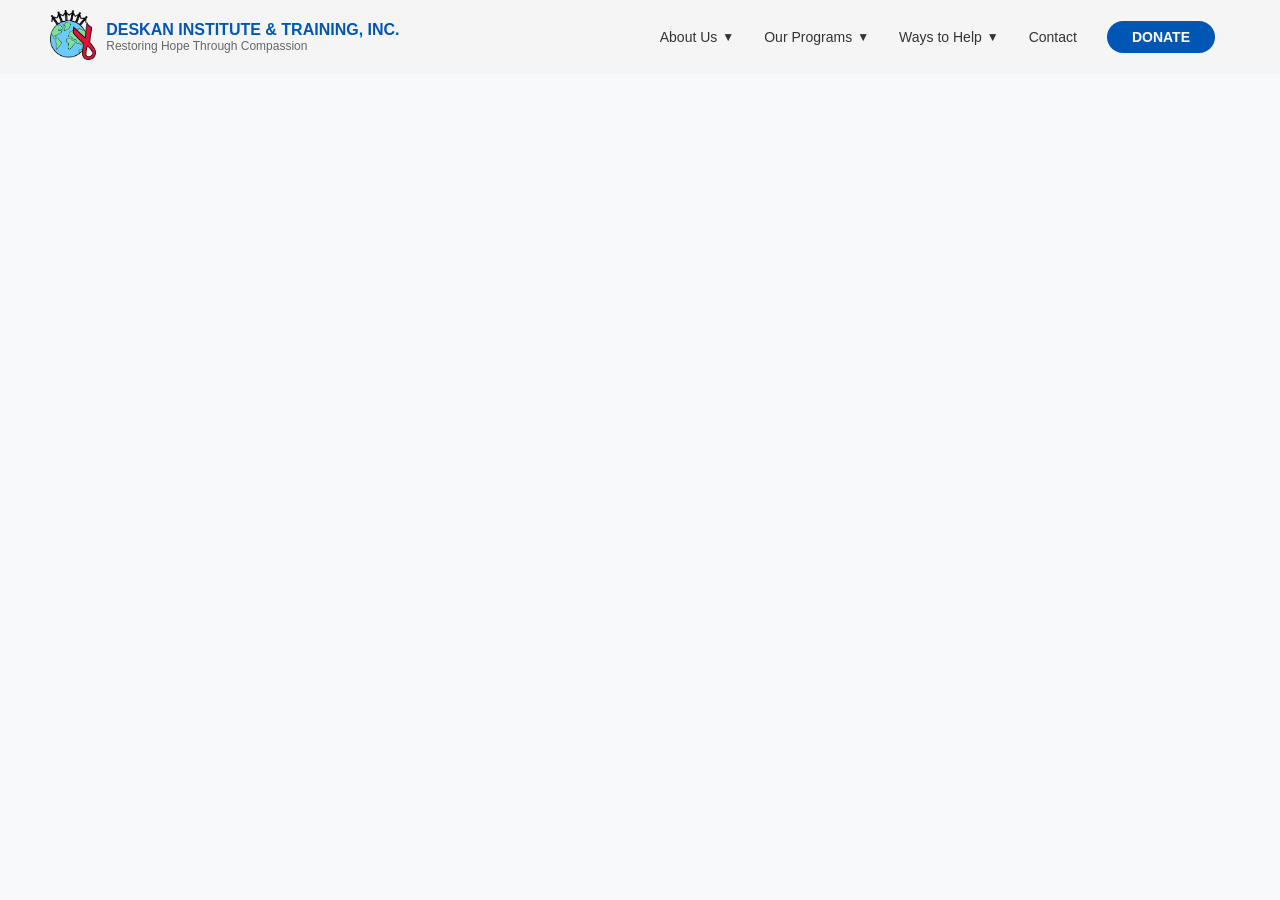
<file: index.html>
<!DOCTYPE html>
<html lang="en">
  <head>
    <meta charset="UTF-8" />
    <meta name="viewport" content="width=device-width, initial-scale=1.0" />
    <title>Deskan Institute Navbar</title>
    <link rel="stylesheet" href="css/styles.css" />
  </head>
  <body>
    <header>
      <nav class="navbar">
        <div class="logo">
          <a href="index.html">
            <img src="logo.png" alt="Deskan Institute Logo" />
          </a>
          <div>
            <h1>DESKAN INSTITUTE & TRAINING, INC.</h1>
            <p>Restoring Hope Through Compassion</p>
          </div>
        </div>
        <ul class="nav-links">
          <li class="dropdown">
            <a href="#">About Us</a>
            <ul class="dropdown-menu">
              <li><a href="mission.html">Our Mission</a></li>
              <!-- <li><a href="history.html">Our History</a></li> -->
              <li><a href="acc.html">Our Accomplishments</a></li>
              <li><a href="goals.html">Our Goals</a></li>
              <li><a href="partners.html">Our Partners</a></li>
            </ul>
          </li>
          <li class="dropdown">
            <a href="#">Our Programs</a>
            <ul class="dropdown-menu">
              <li><a href="rhm.html">Restoring Hope Ministry</a></li>
              <li><a href="chg.html">Community Holiday Giving</a></li>
              <li><a href="cc.html">Clothes Closet</a></li>
              <li><a href="#">Second Chance</a></li>
              <li><a href="#">Medical Missions</a></li>
              <li><a href="#">Food Pantry</a></li>
            </ul>
          </li>
          <li class="dropdown">
            <a href="#">Ways to Help</a>
            <ul class="dropdown-menu">
              <li><a href="#">Donate</a></li>
              <li><a href="#">Volunteer</a></li>
              <li><a href="#">Join a Committee</a></li>
              <li><a href="#">Sponsor/Partner</a></li>
            </ul>
          </li>
          <li><a href="#">Contact</a></li>
          <li><a href="#" class="donate-button">Donate</a></li>
        </ul>
      </nav>
    </header>
  </body>
</html>
</file>
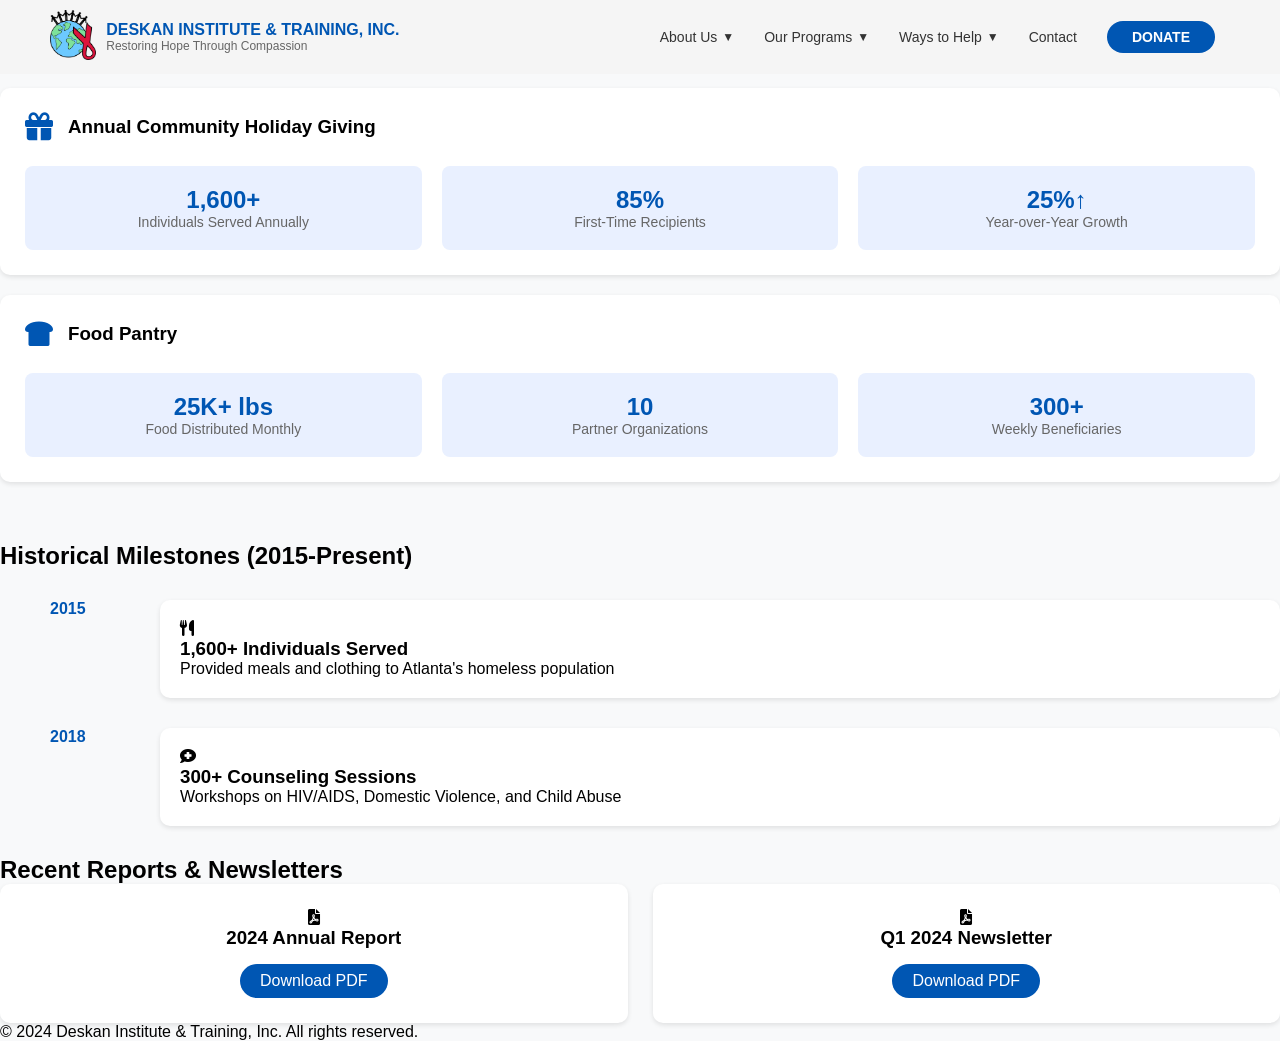
<file: acc.html>
<!DOCTYPE html>
<html lang="en">
  <head>
    <meta charset="UTF-8" />
    <meta name="viewport" content="width=device-width, initial-scale=1.0" />
    <title>Program Statistics - Deskan Institute</title>
    <link rel="stylesheet" href="css/acc.css" />
    <link rel="stylesheet" href="css/styles.css" />
    <link
      rel="stylesheet"
      href="https://cdnjs.cloudflare.com/ajax/libs/font-awesome/6.0.0/css/all.min.css"
    />
  </head>
  <body>
    <!-- Reusable Header -->
    <header>
      <nav class="navbar">
        <div class="logo">
          <a href="index.html">
            <img src="logo.png" alt="Deskan Institute Logo" />
          </a>
          <div>
            <h1>DESKAN INSTITUTE & TRAINING, INC.</h1>
            <p>Restoring Hope Through Compassion</p>
          </div>
        </div>
        <ul class="nav-links">
          <li class="dropdown">
            <a href="#">About Us</a>
            <ul class="dropdown-menu">
              <li><a href="mission.html">Our Mission</a></li>
              <!-- <li><a href="history.html">Our History</a></li> -->
              <li><a href="acc.html">Our Accomplishments</a></li>
              <li><a href="goals.html">Our Goals</a></li>
              <li><a href="partners.html">Our Partners</a></li>
            </ul>
          </li>
          <li class="dropdown">
            <a href="#">Our Programs</a>
            <ul class="dropdown-menu">
              <li><a href="rhm.html">Restoring Hope Ministry</a></li>
              <li><a href="chg.html">Community Holiday Giving</a></li>
              <li><a href="cc.html">Clothes Closet</a></li>
              <li><a href="#">Second Chance</a></li>
              <li><a href="#">Medical Missions</a></li>
              <li><a href="#">Food Pantry</a></li>
            </ul>
          </li>
          <li class="dropdown">
            <a href="#">Ways to Help</a>
            <ul class="dropdown-menu">
              <li><a href="#">Donate</a></li>
              <li><a href="#">Volunteer</a></li>
              <li><a href="#">Join a Committee</a></li>
              <li><a href="#">Sponsor/Partner</a></li>
            </ul>
          </li>
          <li><a href="#">Contact</a></li>
          <li><a href="#" class="donate-button">Donate</a></li>
        </ul>
      </nav>
    </header>
    <!-- Program Statistics Section -->
    <section class="program-stats">
      <div class="container">
        <h2>Program Highlights & Metrics</h2>

        <!-- Annual Community Holiday Giving -->
        <div class="program-card">
          <div class="program-header">
            <i class="fas fa-gift"></i>
            <h3>Annual Community Holiday Giving</h3>
          </div>
          <div class="stats-grid">
            <div class="stat-item">
              <div class="stat-value">1,600+</div>
              <div class="stat-label">Individuals Served Annually</div>
            </div>
            <div class="stat-item">
              <div class="stat-value">85%</div>
              <div class="stat-label">First-Time Recipients</div>
            </div>
            <div class="stat-item">
              <div class="stat-value">25%↑</div>
              <div class="stat-label">Year-over-Year Growth</div>
            </div>
          </div>
        </div>

        <!-- Food Pantry -->
        <div class="program-card">
          <div class="program-header">
            <i class="fas fa-bread-slice"></i>
            <h3>Food Pantry</h3>
          </div>
          <div class="stats-grid">
            <div class="stat-item">
              <div class="stat-value">25K+ lbs</div>
              <div class="stat-label">Food Distributed Monthly</div>
            </div>
            <div class="stat-item">
              <div class="stat-value">10</div>
              <div class="stat-label">Partner Organizations</div>
            </div>
            <div class="stat-item">
              <div class="stat-value">300+</div>
              <div class="stat-label">Weekly Beneficiaries</div>
            </div>
          </div>
        </div>

        <!-- Additional Program Cards -->
        <!-- Add similar blocks for Clothes Closet, Second Chance Program, Medical Missions, etc. -->
      </div>
    </section>

    <!-- Milestones Section -->
    <section class="milestones">
      <div class="container">
        <h2>Historical Milestones (2015-Present)</h2>
        <div class="timeline">
          <div class="timeline-item">
            <div class="timeline-year">2015</div>
            <div class="timeline-content">
              <i class="fas fa-utensils"></i>
              <h3>1,600+ Individuals Served</h3>
              <p>
                Provided meals and clothing to Atlanta's homeless population
              </p>
            </div>
          </div>
          <div class="timeline-item">
            <div class="timeline-year">2018</div>
            <div class="timeline-content">
              <i class="fas fa-comment-medical"></i>
              <h3>300+ Counseling Sessions</h3>
              <p>Workshops on HIV/AIDS, Domestic Violence, and Child Abuse</p>
            </div>
          </div>
          <!-- Add more timeline items -->
        </div>
      </div>
    </section>

    <!-- Recent Reports Section -->
    <section class="reports">
      <div class="container">
        <h2>Recent Reports & Newsletters</h2>
        <div class="report-grid">
          <div class="report-card">
            <i class="fas fa-file-pdf"></i>
            <h3>2024 Annual Report</h3>
            <a href="#" class="download-btn">Download PDF</a>
          </div>
          <div class="report-card">
            <i class="fas fa-file-pdf"></i>
            <h3>Q1 2024 Newsletter</h3>
            <a href="#" class="download-btn">Download PDF</a>
          </div>
          <!-- Add more report cards -->
        </div>
      </div>
    </section>

    <!-- Footer -->
    <footer>
      <p>&copy; 2024 Deskan Institute & Training, Inc. All rights reserved.</p>
    </footer>
  </body>
</html>
</file>
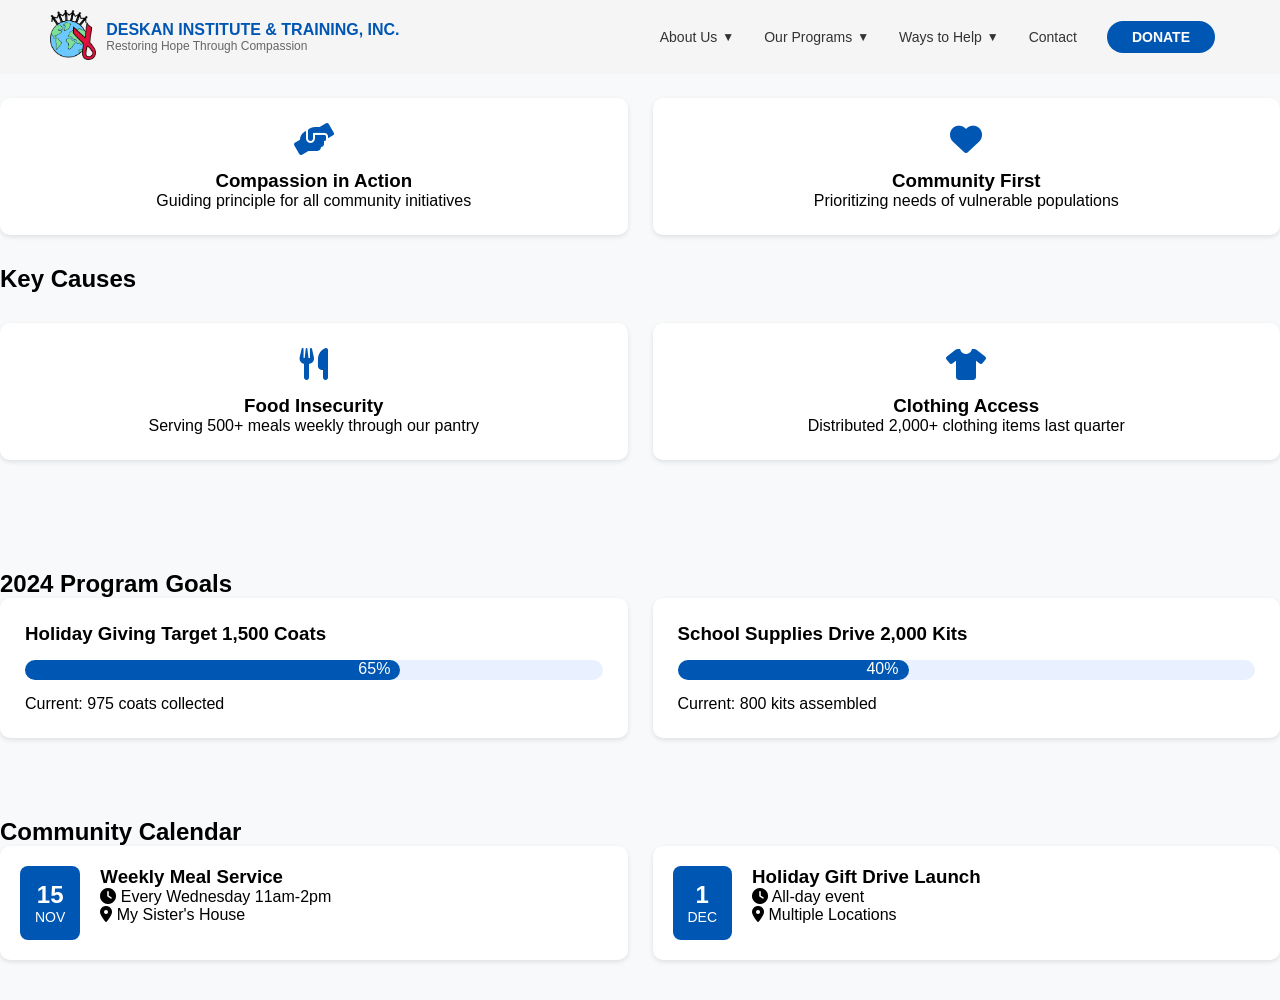
<file: goals.html>
<!DOCTYPE html>
<html lang="en">
  <head>
    <meta charset="UTF-8" />
    <meta name="viewport" content="width=device-width, initial-scale=1.0" />
    <title>Our Focus - Deskan Institute</title>
    <link rel="stylesheet" href="css/goals.css" />
    <link rel="stylesheet" href="css/styles.css" />
    <link
      rel="stylesheet"
      href="https://cdnjs.cloudflare.com/ajax/libs/font-awesome/6.0.0/css/all.min.css"
    />
  </head>
  <body>
    <header>
      <nav class="navbar">
        <div class="logo">
          <a href="index.html">
            <img src="logo.png" alt="Deskan Institute Logo" />
          </a>
          <div>
            <h1>DESKAN INSTITUTE & TRAINING, INC.</h1>
            <p>Restoring Hope Through Compassion</p>
          </div>
        </div>
        <ul class="nav-links">
          <li class="dropdown">
            <a href="#">About Us</a>
            <ul class="dropdown-menu">
              <li><a href="mission.html">Our Mission</a></li>
              <!-- <li><a href="history.html">Our History</a></li> -->
              <li><a href="acc.html">Our Accomplishments</a></li>
              <li><a href="goals.html">Our Goals</a></li>
              <li><a href="partners.html">Our Partners</a></li>
            </ul>
          </li>
          <li class="dropdown">
            <a href="#">Our Programs</a>
            <ul class="dropdown-menu">
              <li><a href="rhm.html">Restoring Hope Ministry</a></li>
              <li><a href="chg.html">Community Holiday Giving</a></li>
              <li><a href="cc.html">Clothes Closet</a></li>
              <li><a href="#">Second Chance</a></li>
              <li><a href="#">Medical Missions</a></li>
              <li><a href="#">Food Pantry</a></li>
            </ul>
          </li>
          <li class="dropdown">
            <a href="#">Ways to Help</a>
            <ul class="dropdown-menu">
              <li><a href="#">Donate</a></li>
              <li><a href="#">Volunteer</a></li>
              <li><a href="#">Join a Committee</a></li>
              <li><a href="#">Sponsor/Partner</a></li>
            </ul>
          </li>
          <li><a href="#">Contact</a></li>
          <li><a href="#" class="donate-button">Donate</a></li>
        </ul>
      </nav>
    </header>
    <!-- Values & Causes Section -->
    <section class="values-causes">
      <div class="container">
        <h2>Our Core Values</h2>
        <div class="values-grid">
          <div class="value-card">
            <i class="fas fa-hands-helping"></i>
            <h3>Compassion in Action</h3>
            <p>Guiding principle for all community initiatives</p>
          </div>
          <div class="value-card">
            <i class="fas fa-heart"></i>
            <h3>Community First</h3>
            <p>Prioritizing needs of vulnerable populations</p>
          </div>
          <!-- Add more value cards -->
        </div>

        <h2 class="section-spacing">Key Causes</h2>
        <div class="causes-grid">
          <div class="cause-card">
            <i class="fas fa-utensils"></i>
            <h3>Food Insecurity</h3>
            <p>Serving 500+ meals weekly through our pantry</p>
          </div>
          <div class="cause-card">
            <i class="fas fa-tshirt"></i>
            <h3>Clothing Access</h3>
            <p>Distributed 2,000+ clothing items last quarter</p>
          </div>
          <!-- Add more cause cards -->
        </div>
      </div>
    </section>

    <!-- Upcoming Milestones -->
    <section class="upcoming-milestones">
      <div class="container">
        <h2>2024 Program Goals</h2>
        <div class="goal-grid">
          <div class="goal-card">
            <h3>
              Holiday Giving Target <span class="goal-metric">1,500 Coats</span>
            </h3>
            <div class="progress-bar">
              <div class="progress" style="width: 65%">65%</div>
            </div>
            <p>Current: 975 coats collected</p>
          </div>
          <div class="goal-card">
            <h3>
              School Supplies Drive <span class="goal-metric">2,000 Kits</span>
            </h3>
            <div class="progress-bar">
              <div class="progress" style="width: 40%">40%</div>
            </div>
            <p>Current: 800 kits assembled</p>
          </div>
          <!-- Add more goal cards -->
        </div>
      </div>
    </section>

    <!-- Upcoming Events -->
    <section class="upcoming-events">
      <div class="container">
        <h2>Community Calendar</h2>
        <div class="event-grid">
          <div class="event-card">
            <div class="event-date">
              <div class="date-day">15</div>
              <div class="date-month">NOV</div>
            </div>
            <div class="event-details">
              <h3>Weekly Meal Service</h3>
              <p><i class="fas fa-clock"></i> Every Wednesday 11am-2pm</p>
              <p><i class="fas fa-map-marker-alt"></i> My Sister's House</p>
            </div>
          </div>
          <div class="event-card">
            <div class="event-date">
              <div class="date-day">1</div>
              <div class="date-month">DEC</div>
            </div>
            <div class="event-details">
              <h3>Holiday Gift Drive Launch</h3>
              <p><i class="fas fa-clock"></i> All-day event</p>
              <p><i class="fas fa-map-marker-alt"></i> Multiple Locations</p>
            </div>
          </div>
          <!-- Add more event cards -->
        </div>
      </div>
    </section>

    <!-- Reusable Footer -->
    <footer>
      <!-- Same footer code as previous pages -->
    </footer>
  </body>
</html>
</file>
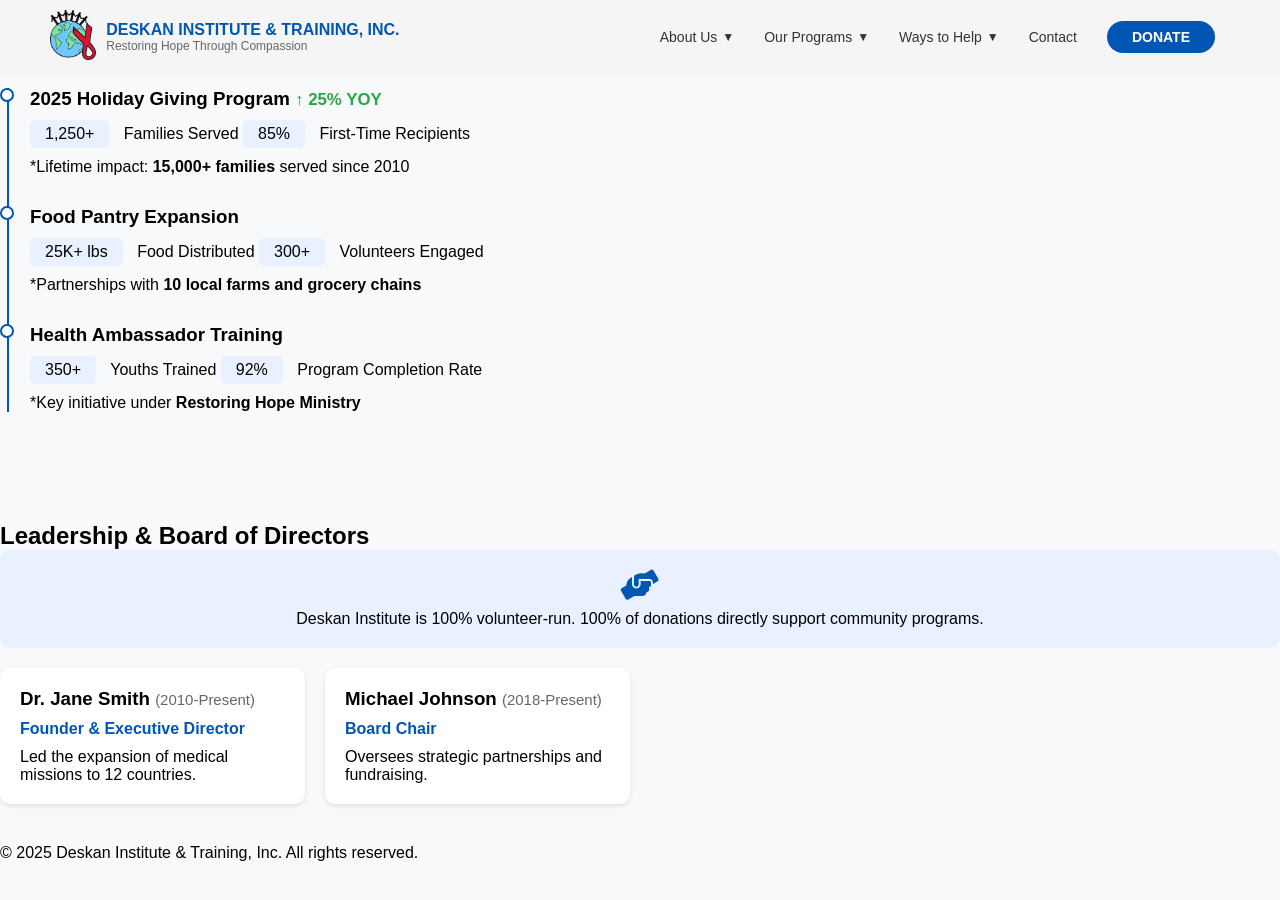
<file: history.html>
<!DOCTYPE html>
<html lang="en">
  <head>
    <meta charset="UTF-8" />
    <meta name="viewport" content="width=device-width, initial-scale=1.0" />
    <title>About Our Impact - Deskan Institute & Training, Inc.</title>
    <link rel="stylesheet" href="css/history.css" />
    <link rel="stylesheet" href="css/styles.css" />
    <link
      rel="stylesheet"
      href="https://cdnjs.cloudflare.com/ajax/libs/font-awesome/6.0.0/css/all.min.css"
    />
  </head>
  <body>
    <header>
      <nav class="navbar">
        <div class="logo">
          <a href="index.html">
            <img src="logo.png" alt="Deskan Institute Logo" />
          </a>
          <div>
            <h1>DESKAN INSTITUTE & TRAINING, INC.</h1>
            <p>Restoring Hope Through Compassion</p>
          </div>
        </div>
        <ul class="nav-links">
          <li class="dropdown">
            <a href="#">About Us</a>
            <ul class="dropdown-menu">
              <li><a href="mission.html">Our Mission</a></li>
              <li><a href="history.html">Our History</a></li>
              <li><a href="acc.html">Our Accomplishments</a></li>
              <li><a href="goals.html">Our Goals</a></li>
              <li><a href="partners.html">Our Partners</a></li>
            </ul>
          </li>
          <li class="dropdown">
            <a href="#">Our Programs</a>
            <ul class="dropdown-menu">
              <li><a href="rhm.html">Restoring Hope Ministry</a></li>
              <li><a href="chg.html">Community Holiday Giving</a></li>
              <li><a href="cc.html">Clothes Closet</a></li>
              <li><a href="#">Second Chance</a></li>
              <li><a href="#">Medical Missions</a></li>
              <li><a href="#">Food Pantry</a></li>
            </ul>
          </li>
          <li class="dropdown">
            <a href="#">Ways to Help</a>
            <ul class="dropdown-menu">
              <li><a href="#">Donate</a></li>
              <li><a href="#">Volunteer</a></li>
              <li><a href="#">Join a Committee</a></li>
              <li><a href="#">Sponsor/Partner</a></li>
            </ul>
          </li>
          <li><a href="#">Contact</a></li>
          <li><a href="#" class="donate-button">Donate</a></li>
        </ul>
      </nav>
    </header>
    <section class="milestones-section">
      <div class="container">
        <h2>Recent Milestones</h2>
        <div class="timeline">
          <!-- Timeline Item 1 -->
          <div class="timeline-item">
            <div class="timeline-icon">
              <!-- <i class="fas fa-hand-holding-heart"></i> -->
            </div>
            <div class="timeline-content">
              <h3>
                2025 Holiday Giving Program
                <span class="highlight">↑ 25% YOY</span>
              </h3>
              <p class="stats">
                <span class="stat-box">1,250+</span> Families Served
                <span class="stat-box">85%</span> First-Time Recipients
              </p>
              <p>
                *Lifetime impact: <strong>15,000+ families</strong> served since
                2010
              </p>
            </div>
          </div>

          <!-- Timeline Item 2 -->
          <div class="timeline-item">
            <div class="timeline-icon">
              <!-- <i class="fas fa-bread-slice"></i> -->
            </div>
            <div class="timeline-content">
              <h3>Food Pantry Expansion</h3>
              <p class="stats">
                <span class="stat-box">25K+ lbs</span> Food Distributed
                <span class="stat-box">300+</span> Volunteers Engaged
              </p>
              <p>
                *Partnerships with
                <strong>10 local farms and grocery chains</strong>
              </p>
            </div>
          </div>

          <!-- Timeline Item 3 -->
          <div class="timeline-item">
            <div class="timeline-icon">
              <!-- <i class="fas fa-user-graduate"></i> -->
            </div>
            <div class="timeline-content">
              <h3>Health Ambassador Training</h3>
              <p class="stats">
                <span class="stat-box">350+</span> Youths Trained
                <span class="stat-box">92%</span> Program Completion Rate
              </p>
              <p>
                *Key initiative under <strong>Restoring Hope Ministry</strong>
              </p>
            </div>
          </div>
        </div>
      </div>
    </section>

    <section class="staff-section">
      <div class="container">
        <h2>Leadership & Board of Directors</h2>
        <div class="staff-grid">
          <!-- Volunteer Note -->
          <div class="volunteer-note">
            <i class="fas fa-hands-helping"></i>
            <p>
              Deskan Institute is 100% volunteer-run. 100% of donations directly
              support community programs.
            </p>
          </div>

          <!-- Board Member Example -->
          <div class="staff-card">
            <h3>Dr. Jane Smith <span class="tenure">(2010-Present)</span></h3>
            <p class="role">Founder & Executive Director</p>
            <p>Led the expansion of medical missions to 12 countries.</p>
          </div>

          <div class="staff-card">
            <h3>Michael Johnson <span class="tenure">(2018-Present)</span></h3>
            <p class="role">Board Chair</p>
            <p>Oversees strategic partnerships and fundraising.</p>
          </div>

          <!-- Add more staff cards following this pattern -->
        </div>
      </div>
    </section>

    <footer>
      <p>&copy; 2025 Deskan Institute & Training, Inc. All rights reserved.</p>
    </footer>
  </body>
</html>
</file>
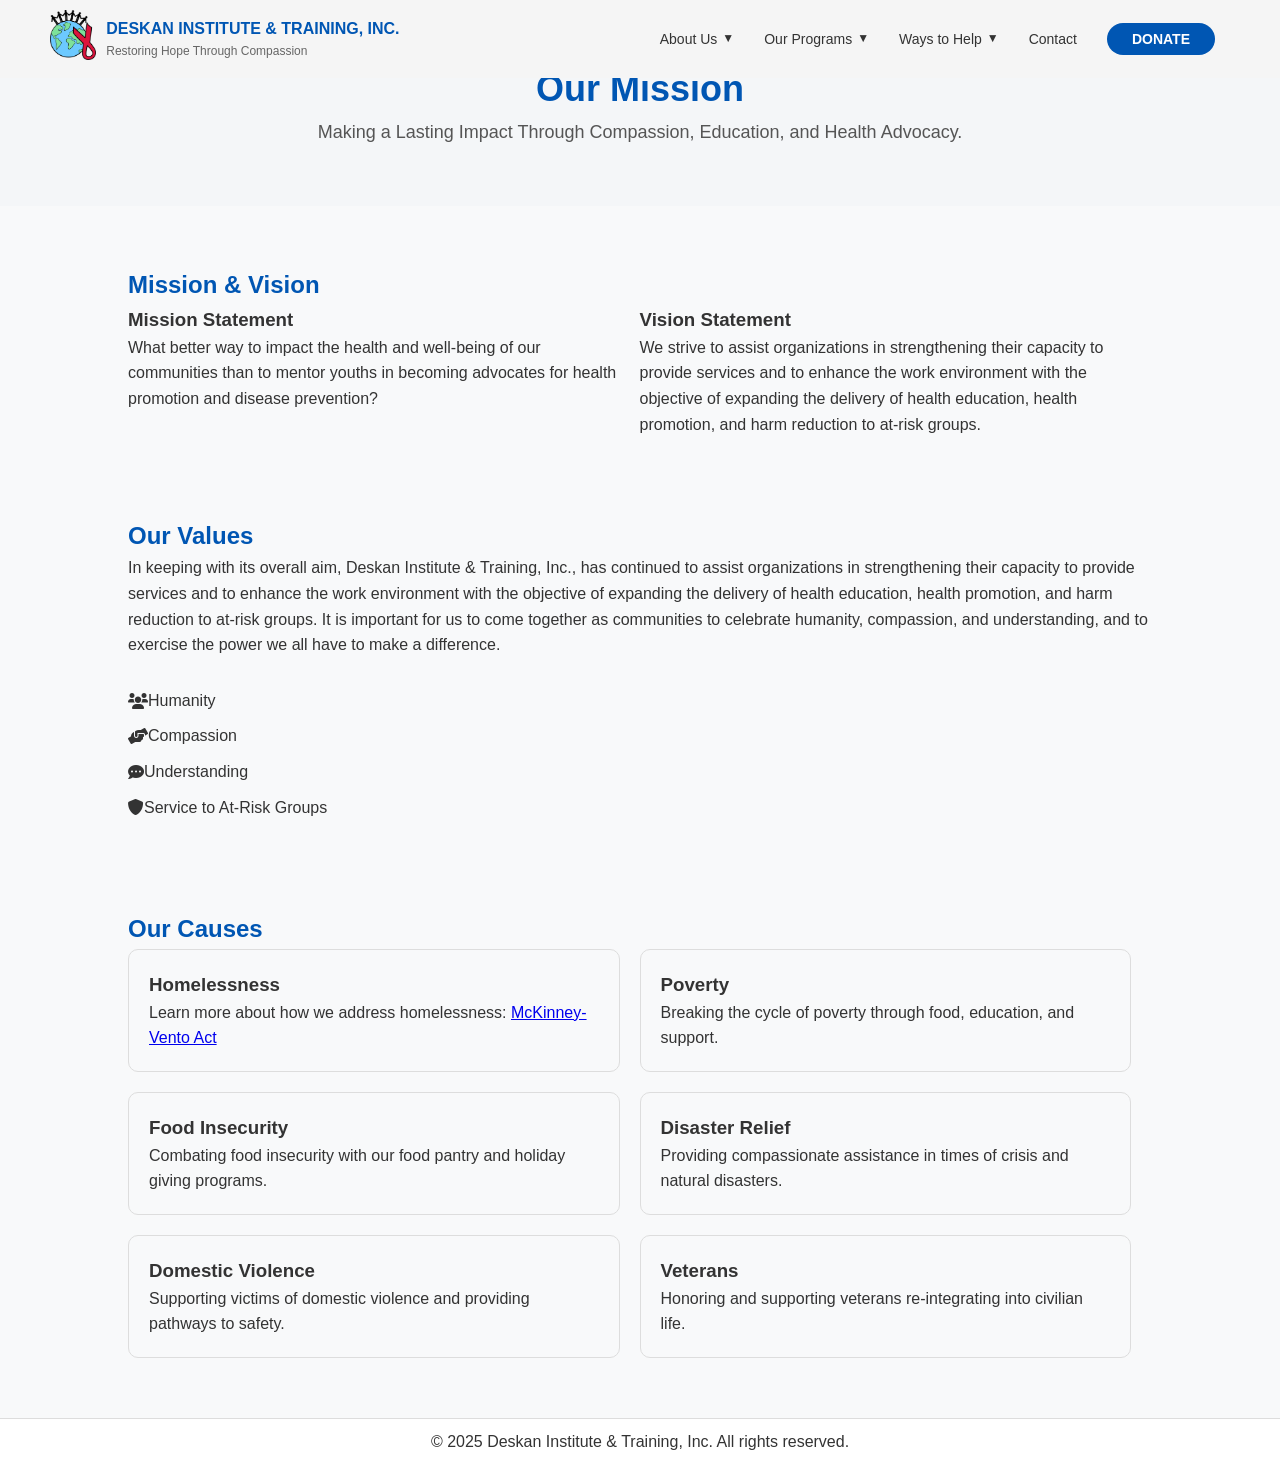
<file: mission.html>
<!DOCTYPE html>
<html lang="en">
  <head>
    <meta charset="UTF-8" />
    <meta name="viewport" content="width=device-width, initial-scale=1.0" />
    <title>Our Mission - Deskan Institute & Training, Inc.</title>
    <link rel="stylesheet" href="css/mission.css" />
    <link rel="stylesheet" href="css/styles.css" />
    <link
      rel="stylesheet"
      href="https://cdnjs.cloudflare.com/ajax/libs/font-awesome/6.0.0/css/all.min.css"
    />
  </head>
  <body>
    <header>
      <nav class="navbar">
        <div class="logo">
          <a href="index.html">
            <img src="logo.png" alt="Deskan Institute Logo" />
          </a>
          <div>
            <h1>DESKAN INSTITUTE & TRAINING, INC.</h1>
            <p>Restoring Hope Through Compassion</p>
          </div>
        </div>
        <ul class="nav-links">
          <li class="dropdown">
            <a href="#">About Us</a>
            <ul class="dropdown-menu">
              <li><a href="mission.html">Our Mission</a></li>
              <!-- <li><a href="history.html">Our History</a></li> -->
              <li><a href="acc.html">Our Accomplishments</a></li>
              <li><a href="goals.html">Our Goals</a></li>
              <li><a href="partners.html">Our Partners</a></li>
            </ul>
          </li>
          <li class="dropdown">
            <a href="#">Our Programs</a>
            <ul class="dropdown-menu">
              <li><a href="rhm.html">Restoring Hope Ministry</a></li>
              <li><a href="chg.html">Community Holiday Giving</a></li>
              <li><a href="cc.html">Clothes Closet</a></li>
              <li><a href="#">Second Chance</a></li>
              <li><a href="#">Medical Missions</a></li>
              <li><a href="#">Food Pantry</a></li>
            </ul>
          </li>
          <li class="dropdown">
            <a href="#">Ways to Help</a>
            <ul class="dropdown-menu">
              <li><a href="#">Donate</a></li>
              <li><a href="#">Volunteer</a></li>
              <li><a href="#">Join a Committee</a></li>
              <li><a href="#">Sponsor/Partner</a></li>
            </ul>
          </li>
          <li><a href="#">Contact</a></li>
          <li><a href="#" class="donate-button">Donate</a></li>
        </ul>
      </nav>
    </header>
    <section class="hero-section">
      <div class="hero-content">
        <h1>Our Mission</h1>
        <p>
          Making a Lasting Impact Through Compassion, Education, and Health
          Advocacy.
        </p>
      </div>
    </section>

    <section class="mission-vision">
      <div class="container">
        <h2>Mission & Vision</h2>
        <div class="section-content">
          <div class="mission">
            <h3>Mission Statement</h3>
            <p>
              What better way to impact the health and well-being of our
              communities than to mentor youths in becoming advocates for health
              promotion and disease prevention?
            </p>
          </div>
          <div class="vision">
            <h3>Vision Statement</h3>
            <p>
              We strive to assist organizations in strengthening their capacity
              to provide services and to enhance the work environment with the
              objective of expanding the delivery of health education, health
              promotion, and harm reduction to at-risk groups.
            </p>
          </div>
        </div>
      </div>
    </section>

    <section class="values">
      <div class="container">
        <h2>Our Values</h2>
        <div class="section-content">
          <div class="value-statement">
            <p>
              In keeping with its overall aim, Deskan Institute & Training,
              Inc., has continued to assist organizations in strengthening their
              capacity to provide services and to enhance the work environment
              with the objective of expanding the delivery of health education,
              health promotion, and harm reduction to at-risk groups. It is
              important for us to come together as communities to celebrate
              humanity, compassion, and understanding, and to exercise the power
              we all have to make a difference.
            </p>
          </div>
          <div class="values-list">
            <ul>
              <li><i class="fas fa-users"></i> Humanity</li>
              <li><i class="fas fa-hands-helping"></i> Compassion</li>
              <li><i class="fas fa-comment-dots"></i> Understanding</li>
              <li>
                <i class="fas fa-shield-alt"></i> Service to At-Risk Groups
              </li>
            </ul>
          </div>
        </div>
      </div>
    </section>

    <section class="causes">
      <div class="container">
        <h2>Our Causes</h2>
        <div class="section-content causes-list">
          <div class="cause">
            <h3>Homelessness</h3>
            <p>
              Learn more about how we address homelessness:
              <a
                href="https://nche.ed.gov/legislation/mckinney-vento/"
                target="_blank"
                >McKinney-Vento Act</a
              >
            </p>
          </div>
          <div class="cause">
            <h3>Poverty</h3>
            <p>
              Breaking the cycle of poverty through food, education, and
              support.
            </p>
          </div>
          <div class="cause">
            <h3>Food Insecurity</h3>
            <p>
              Combating food insecurity with our food pantry and holiday giving
              programs.
            </p>
          </div>
          <div class="cause">
            <h3>Disaster Relief</h3>
            <p>
              Providing compassionate assistance in times of crisis and natural
              disasters.
            </p>
          </div>
          <div class="cause">
            <h3>Domestic Violence</h3>
            <p>
              Supporting victims of domestic violence and providing pathways to
              safety.
            </p>
          </div>
          <div class="cause">
            <h3>Veterans</h3>
            <p>
              Honoring and supporting veterans re-integrating into civilian
              life.
            </p>
          </div>
        </div>
      </div>
    </section>

    <footer>
      <p>&copy; 2025 Deskan Institute & Training, Inc. All rights reserved.</p>
    </footer>
  </body>
</html>
</file>
<file: css/styles.css>
/* General Reset */
* {
    margin: 0;
    padding: 0;
    box-sizing: border-box;
  }
  
  body {
    font-family: Arial, sans-serif;
    background-color: #f8f9fa; /* Light background */
  }
  
  header {
    background-color: #ffffff; /* White navbar */
    box-shadow: 0 2px 4px rgba(0, 0, 0, 0.1); /* Subtle shadow */
  }
  
  .navbar {
    display: flex;
    justify-content: space-between;
    align-items: center;
    background-color: whitesmoke;
    padding: 10px 50px;
    left: 0;
    position: fixed;
    right: 0;
    top: 0;
  }
  
  .logo {
    display: flex;
    align-items: center;
  }
  
  .logo img {
    height: 50px;
    margin-right: 10px;
  }
  
  .logo h1 {
    font-size: 16px;
    font-weight: bold;
    color: #0056b3; /* Blue color for the logo text */
  }
  
  .logo p {
    font-size: 12px;
    color: #666; /* Darker gray for tagline */
  }
  
  .nav-links {
    display: flex;
    list-style: none;
    align-items: center;
  }
  
  .nav-links li {
    position: relative;
    margin: 0 15px;
  }
  
  .nav-links a {
    text-decoration: none;
    font-size: 14px;
    color: #333; /* Dark gray */
    transition: color 0.3s ease;
  }
  
  .nav-links a:hover {
    color: #0056b3; /* Blue hover effect */
  }
  
  /* Updated Dropdown Menu Styling */
  .dropdown-menu {
    display: none;
    position: absolute;
    top: 100%;
    left: 0;
    background-color: #ffffff;
    border-radius: 8px;
    box-shadow: 0 4px 8px rgba(0, 0, 0, 0.1);
    list-style: none;
    padding: 10px 0; /* Add some vertical padding for comfort */
    z-index: 999; /* Ensures the menu appears above other elements */
  }
  
  /* Dropdown menu links */
  .dropdown-menu li {
    padding: 10px 20px; /* Add padding for more spacing between items */
  }
  
  /* Adjust dropdown link text */
  .dropdown-menu a {
    display: block;
    color: #333; /* Dark text */
    font-size: 14px; /* Font size for dropdown items */
    white-space: nowrap; /* Prevent text from wrapping */
  }
  
  /* Hover effect for dropdown items */
  .dropdown-menu a:hover {
    background-color: #f4f4f4; /* Light gray hover effect */
    color: #0056b3; /* Blue text on hover */
  }
  
  /* Show dropdown on hover */
  .dropdown:hover .dropdown-menu {
    display: block;
  }
  
  /* Add arrow beside dropdown items */
  .nav-links .dropdown > a::after {
    content: "\25BC"; /* Unicode for down arrow */
    font-size: 12px;
    color: #333;
    margin-left: 5px;
  }
  
  /* Rotate arrow on hover */
  .dropdown:hover > a::after {
    transform: rotate(180deg); /* Flip the arrow upward */
    transition: transform 0.3s ease;
  }
  
  /* Donate button styling */
  .donate-button {
    background-color: #0056b3; /* Blue background */
    color: white !important; /* White text */
    padding: 8px 25px; /* Adjust padding for a balanced button */
    border-radius: 25px;
    font-size: 14px;
    font-weight: bold;
    text-transform: uppercase;
    transition: background-color 0.3s ease;
  }
  
  .donate-button:hover {
    background-color: #003d80; /* Darker blue hover effect */
    color: white;
  }
  
  /* Add arrow styles for dropdown */
.nav-links .dropdown > a {
    position: relative;
    display: flex;
    align-items: center;
    justify-content: space-between;
  }
  
  .nav-links .dropdown > a .arrow {
    font-size: 12px;
    color: #333;
    margin-left: 5px; /* Add spacing between the text and arrow */
    transition: transform 0.3s ease;
  }
  
  /* Rotate the arrow when hovering over dropdowns */
  .dropdown:hover .arrow {
    transform: rotate(180deg); /* Flip the arrow upward */
  }
</file>
<file: css/acc.css>
/* Add these styles to your existing CSS */
.program-stats {
    background: #f8f9fa;
    padding: 40px 0;
}

.program-card {
    background: white;
    border-radius: 10px;
    padding: 25px;
    margin: 20px 0;
    box-shadow: 0 2px 5px rgba(0,0,0,0.1);
}

.program-header {
    display: flex;
    align-items: center;
    gap: 15px;
    margin-bottom: 25px;
}

.program-header i {
    font-size: 28px;
    color: #0056b3;
}

.stats-grid {
    display: grid;
    grid-template-columns: repeat(auto-fit, minmax(200px, 1fr));
    gap: 20px;
}

.stat-item {
    text-align: center;
    padding: 20px;
    background: #e9f0ff;
    border-radius: 8px;
}

.stat-value {
    font-size: 24px;
    font-weight: bold;
    color: #0056b3;
}

.stat-label {
    font-size: 14px;
    color: #666;
}

.timeline-item {
    display: flex;
    gap: 30px;
    margin: 30px 0;
    padding-left: 50px;
    position: relative;
}

.timeline-year {
    width: 80px;
    font-weight: bold;
    color: #0056b3;
}

.timeline-content {
    flex: 1;
    background: white;
    padding: 20px;
    border-radius: 10px;
    box-shadow: 0 2px 5px rgba(0,0,0,0.1);
}

.report-grid {
    display: grid;
    grid-template-columns: repeat(auto-fit, minmax(250px, 1fr));
    gap: 25px;
}

.report-card {
    background: white;
    padding: 25px;
    border-radius: 10px;
    text-align: center;
    box-shadow: 0 2px 5px rgba(0,0,0,0.1);
}

.download-btn {
    display: inline-block;
    background: #0056b3;
    color: white;
    padding: 8px 20px;
    border-radius: 20px;
    text-decoration: none;
    margin-top: 15px;
}
</file>
<file: css/goals.css>
/* Values & Causes */
.values-causes {
    background: #f8f9fa;
    padding: 40px 0;
}

.values-grid, .causes-grid {
    display: grid;
    grid-template-columns: repeat(auto-fit, minmax(250px, 1fr));
    gap: 25px;
    margin: 30px 0;
}

.value-card, .cause-card {
    background: white;
    padding: 25px;
    border-radius: 10px;
    text-align: center;
    box-shadow: 0 2px 5px rgba(0,0,0,0.1);
}

.value-card i, .cause-card i {
    font-size: 32px;
    color: #0056b3;
    margin-bottom: 15px;
}

/* Upcoming Milestones */
.upcoming-milestones {
    padding: 40px 0;
}

.goal-grid {
    display: grid;
    grid-template-columns: repeat(auto-fit, minmax(300px, 1fr));
    gap: 25px;
}

.goal-card {
    background: white;
    padding: 25px;
    border-radius: 10px;
    box-shadow: 0 2px 5px rgba(0,0,0,0.1);
}

.progress-bar {
    height: 20px;
    background: #e9f0ff;
    border-radius: 10px;
    margin: 15px 0;
}

.progress {
    height: 100%;
    background: #0056b3;
    color: white;
    text-align: right;
    padding-right: 10px;
    border-radius: 10px;
}

/* Upcoming Events */
.upcoming-events {
    background: #f8f9fa;
    padding: 40px 0;
}

.event-grid {
    display: grid;
    grid-template-columns: repeat(auto-fit, minmax(300px, 1fr));
    gap: 25px;
}

.event-card {
    background: white;
    padding: 20px;
    border-radius: 10px;
    display: flex;
    gap: 20px;
    box-shadow: 0 2px 5px rgba(0,0,0,0.1);
}

.event-date {
    text-align: center;
    background: #0056b3;
    color: white;
    padding: 15px;
    border-radius: 8px;
}

.date-day {
    font-size: 24px;
    font-weight: bold;
}

.date-month {
    font-size: 14px;
    text-transform: uppercase;
}
</file>
<file: css/history.css>
/* Milestones Section */
.milestones-section {
  background-color: #f8f9fa;
  padding: 40px 0;
}

.timeline {
  position: relative;
  padding-left: 30px;
  margin: 20px 0;
}

.timeline:before {
  content: "";
  position: absolute;
  left: 7px;
  top: 0;
  height: 100%;
  width: 2px;
  background: #0056b3;
}

.timeline-item {
  position: relative;
  margin-bottom: 30px;
}

.timeline-icon {
  position: absolute;
  left: -30px;
  top: 0;
  background: #fff;
  padding: 5px;
  border: 2px solid #0056b3;
  border-radius: 50%;
  margin-right: 100px;
}

.timeline-icon i {
  color: #0056b3;
  font-size: 20px;
}

.highlight {
  color: #28a745;
  font-size: 0.9em;
}

.stat-box {
  display: inline-block;
  background: #e9f0ff;
  padding: 5px 15px;
  margin: 10px 10px 10px 0;
  border-radius: 5px;
}

/* Staff Section */
.staff-section {
  padding: 40px 0;
}

.staff-grid {
  display: grid;
  grid-template-columns: repeat(auto-fit, minmax(300px, 1fr));
  gap: 20px;
}

.staff-card {
  background: #fff;
  padding: 20px;
  border-radius: 10px;
  box-shadow: 0 2px 5px rgba(0,0,0,0.1);
}

.tenure {
  color: #666;
  font-size: 0.8em;
  font-weight: normal;
}

.role {
  color: #0056b3;
  font-weight: bold;
  margin: 10px 0;
}

.volunteer-note {
  background: #e9f0ff;
  padding: 20px;
  border-radius: 10px;
  text-align: center;
  grid-column: 1 / -1;
}

.volunteer-note i {
  font-size: 30px;
  color: #0056b3;
  margin-bottom: 10px;
}
</file>
<file: css/mission.css>
/* General Reset */
* {
    margin: 0;
    padding: 0;
    box-sizing: border-box;
  }
  
  body {
    font-family: Arial, sans-serif;
    line-height: 1.6;
    background-color: #f9f9f9;
    color: #333;
  }
  
  .container {
    width: 80%;
    margin: auto;
    padding: 20px 0;
  }
  
  h1, h2 {
    color: #0056b3;
  }
  
  h3 {
    color: #333;
  }
  
  .hero-section {
    background-color: #f4f6f8;
    padding: 60px 20px;
    text-align: center;
  }
  
  .hero-section h1 {
    font-size: 36px;
  }
  
  .hero-section p {
    font-size: 18px;
    color: #555;
  }
  
  .mission-vision, .values, .causes {
    margin: 40px 0;
  }
  
  .mission-vision .section-content, .values .section-content, .causes .section-content {
    display: flex;
    flex-wrap: wrap;
    gap: 20px;
  }
  
  .mission-vision .mission, .mission-vision .vision, .causes .cause {
    width: 48%;
  }
  
  .values .values-list ul {
    list-style: none;
  }
  
  .values .values-list li {
    display: flex;
    align-items: center;
    margin: 10px 0;
  }
  
  .values .values-list img {
    width: 30px;
    height: 30px;
    margin-right: 10px;
  }
  
  .causes .cause {
    border: 1px solid #ddd;
    border-radius: 10px;
    padding: 20px;
  }
  
  footer {
    text-align: center;
    background-color: #ffffff;
    padding: 10px 0;
    margin-top: 30px;
    border-top: 1px solid #ddd;
  }
</file>
